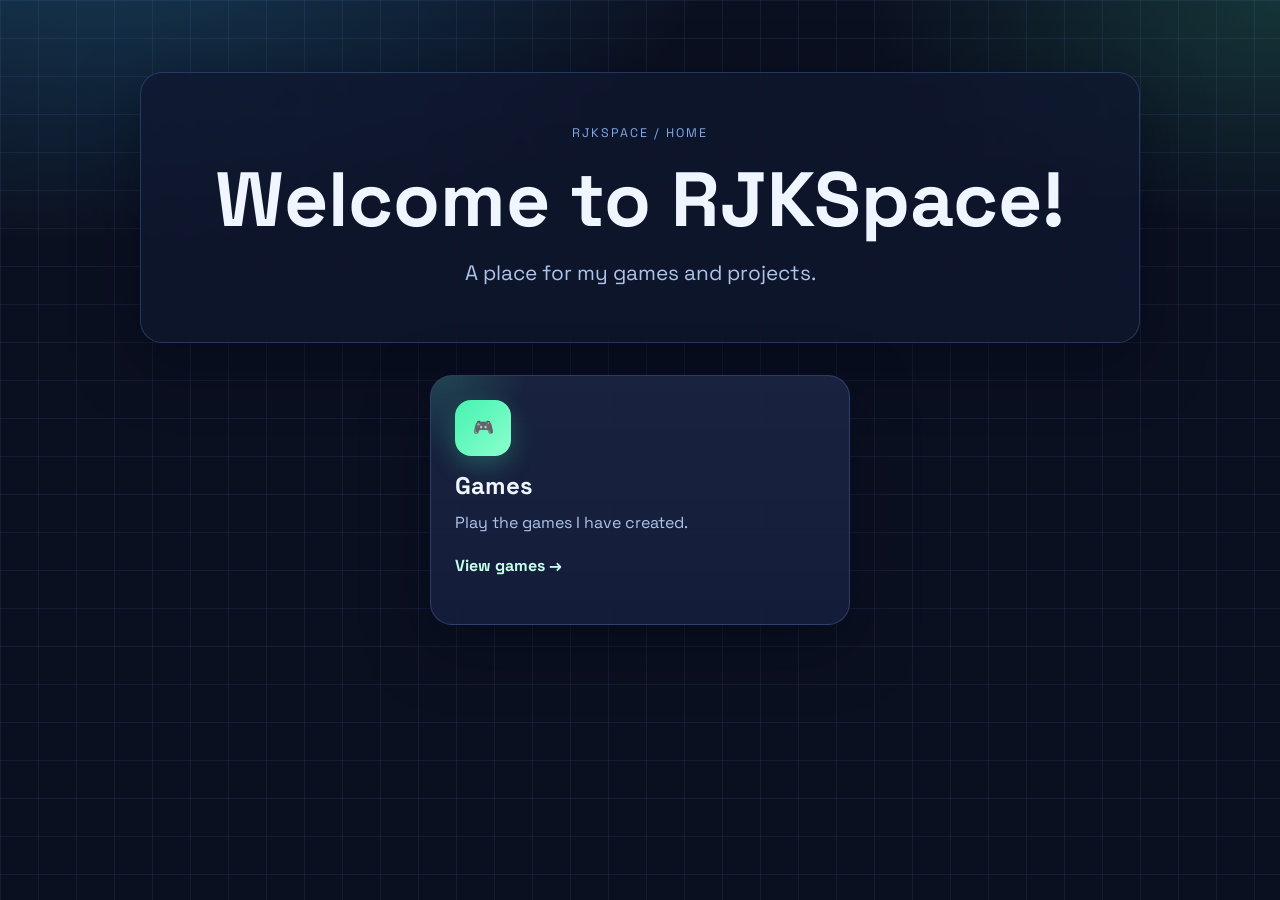
<file: index.html>
<!doctype html>
<html lang="en">
  <head>
    <meta charset="UTF-8" />
    <meta name="viewport" content="width=device-width, initial-scale=1.0" />
    <title>RJKSpace</title>
    <meta
      name="description"
      content="Welcome to RJKSpace. Explore games and projects."
    />

    <link rel="preconnect" href="https://fonts.googleapis.com" />
    <link rel="preconnect" href="https://fonts.gstatic.com" crossorigin />
    <link
      href="https://fonts.googleapis.com/css2?family=Space+Grotesk:wght@400;500;700&display=swap"
      rel="stylesheet"
    />

    <link rel="stylesheet" href="assets/css/styles.css" />

    <script
      async
      src="https://pagead2.googlesyndication.com/pagead/js/adsbygoogle.js?client=ca-pub-7775674259685350"
      crossorigin="anonymous"
    ></script>
  </head>

  <body>
    <main class="homepage">
      <section class="hero">
        <p class="eyebrow">RJKSPACE / HOME</p>
        <h1>Welcome to RJKSpace!</h1>
        <p class="hero-subtitle">
          A place for my games and projects.
        </p>
      </section>

      <section class="projects">
        <div class="center-one-card">
          <a class="project-card" href="games.html">
            <div class="project-icon">🎮</div>
            <h2>Games</h2>
            <p>Play the games I have created.</p>
            <span class="project-link">View games →</span>
          </a>
        </div>
      </section>
    </main>
  </body>
</html>
</file>
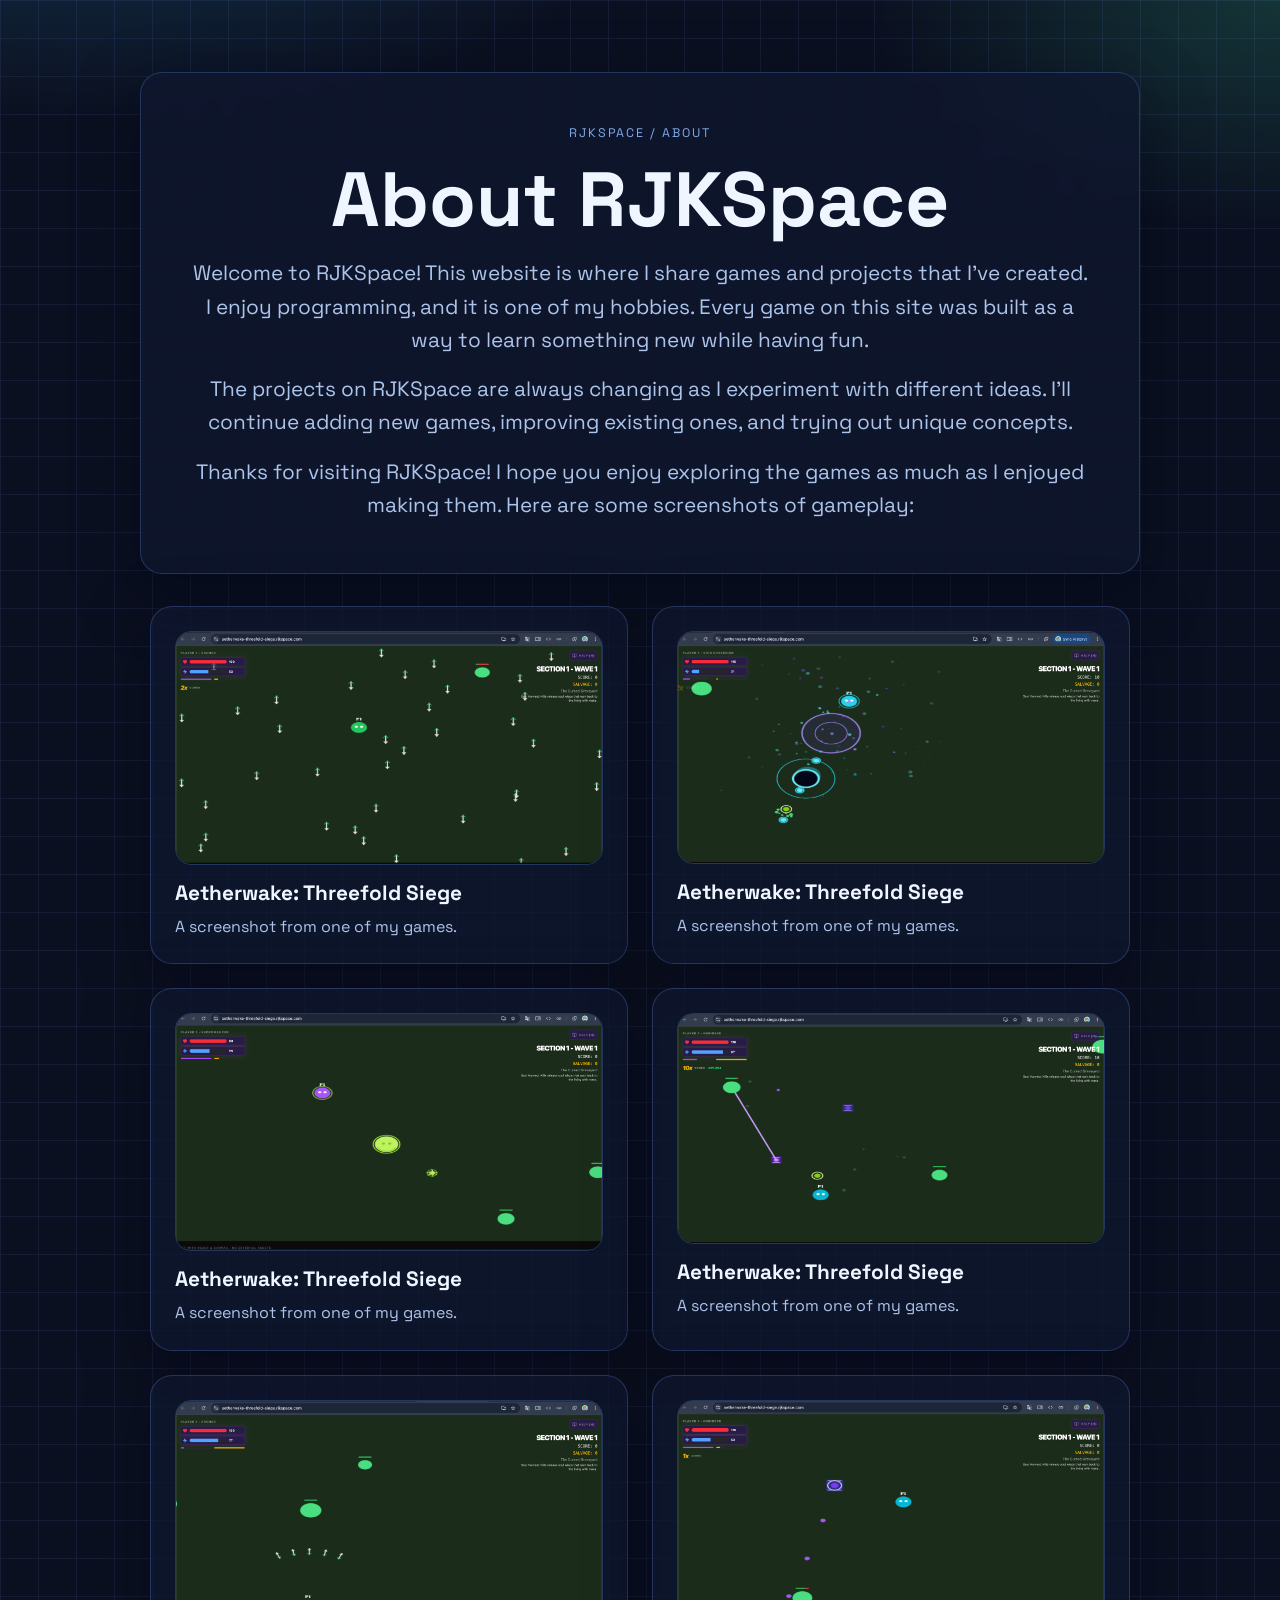
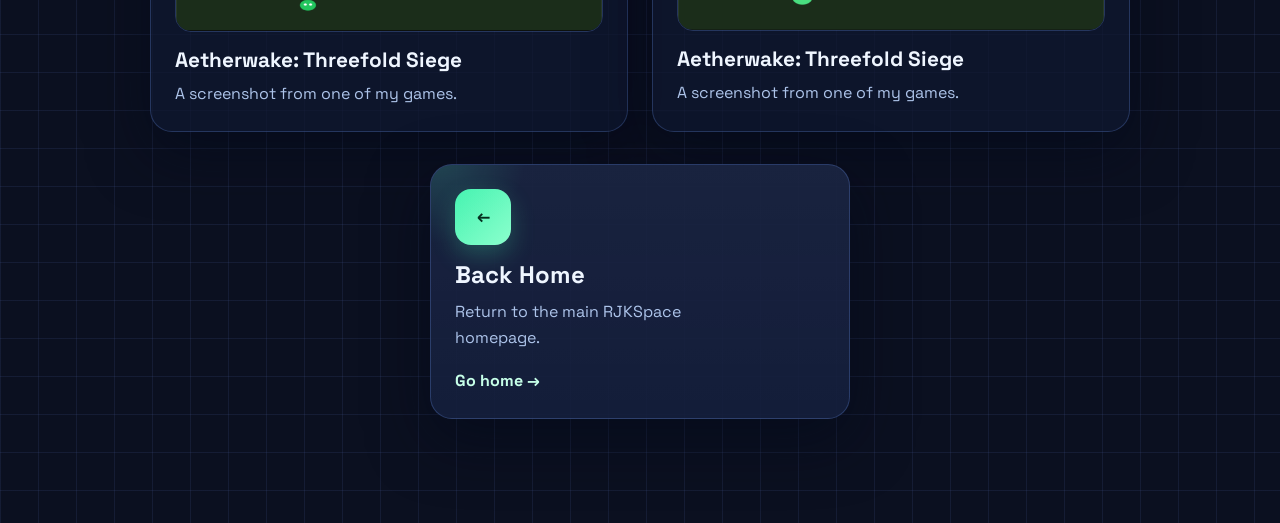
<file: about.html>
<!doctype html>
<html lang="en">
  <head>
    <meta charset="UTF-8" />
    <meta name="viewport" content="width=device-width, initial-scale=1.0" />
    <title>About | RJKSpace</title>
    <meta name="description" content="About RJKSpace." />

    <link rel="preconnect" href="https://fonts.googleapis.com" />
    <link rel="preconnect" href="https://fonts.gstatic.com" crossorigin />
    <link
      href="https://fonts.googleapis.com/css2?family=Space+Grotesk:wght@400;500;700&display=swap"
      rel="stylesheet"
    />

    <link rel="stylesheet" href="/assets/css/styles.css" />
  </head>

  <body>
    <main class="homepage">
      <section class="hero">
        <p class="eyebrow">RJKSPACE / ABOUT</p>
        <h1>About RJKSpace</h1>

        <p class="hero-subtitle">
          Welcome to RJKSpace! This website is where I share games and projects
          that I've created. I enjoy programming, and it is one of my hobbies.
          Every game on this site was built as a way to learn something new
          while having fun.
        </p>

        <p class="hero-subtitle">
          The projects on RJKSpace are always changing as I experiment with
          different ideas. I'll continue adding new games, improving existing
          ones, and trying out unique concepts.
        </p>

        <p class="hero-subtitle">
          Thanks for visiting RJKSpace! I hope you enjoy exploring the games as
          much as I enjoyed making them. Here are some screenshots of gameplay:
        </p>
      </section>

      <section class="projects">
        <div class="screenshot-grid">
          <div class="screenshot-card">
            <img
              src="/1.png"
              alt="Screenshot 1 of Aetherwake: Threefold Siege gameplay"
            />
            <h2>Aetherwake: Threefold Siege</h2>
            <p>A screenshot from one of my games.</p>
          </div>

          <div class="screenshot-card">
            <img
              src="/2.png"
              alt="Screenshot 2 of Aetherwake: Threefold Siege gameplay"
            />
            <h2>Aetherwake: Threefold Siege</h2>
            <p>A screenshot from one of my games.</p>
          </div>

          <div class="screenshot-card">
            <img
              src="/3.png"
              alt="Screenshot 3 of Aetherwake: Threefold Siege gameplay"
            />
            <h2>Aetherwake: Threefold Siege</h2>
            <p>A screenshot from one of my games.</p>
          </div>

          <div class="screenshot-card">
            <img
              src="/4.png"
              alt="Screenshot 4 of Aetherwake: Threefold Siege gameplay"
            />
            <h2>Aetherwake: Threefold Siege</h2>
            <p>A screenshot from one of my games.</p>
          </div>

          <div class="screenshot-card">
            <img
              src="/5.png"
              alt="Screenshot 5 of Aetherwake: Threefold Siege gameplay"
            />
            <h2>Aetherwake: Threefold Siege</h2>
            <p>A screenshot from one of my games.</p>
          </div>

          <div class="screenshot-card">
            <img
              src="/6.png"
              alt="Screenshot 6 of Aetherwake: Threefold Siege gameplay"
            />
            <h2>Aetherwake: Threefold Siege</h2>
            <p>A screenshot from one of my games.</p>
          </div>
        </div>
      </section>

      <section class="projects">
        <div class="center-one-card">
          <a class="project-card" href="/">
            <div class="project-icon">←</div>
            <h2>Back Home</h2>
            <p>Return to the main RJKSpace homepage.</p>
            <span class="project-link">Go home →</span>
          </a>
        </div>
      </section>
    </main>
  </body>
</html>
</file>
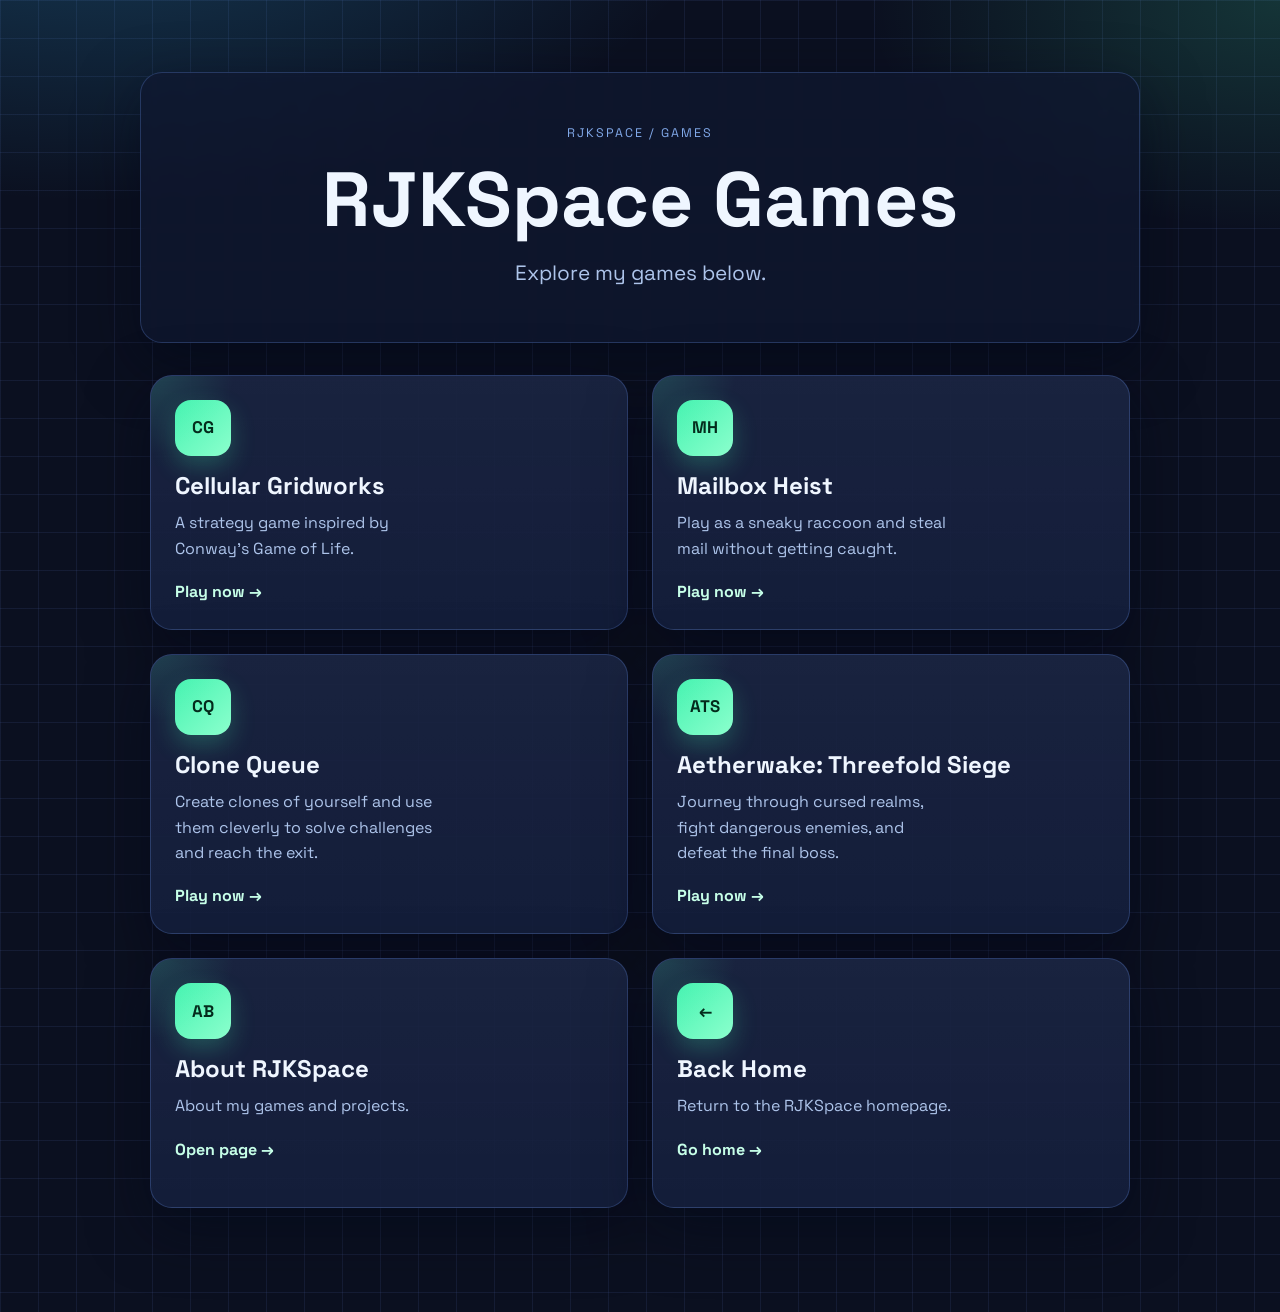
<file: games.html>
<!doctype html>
<html lang="en">
  <head>
    <meta charset="UTF-8" />
    <meta name="viewport" content="width=device-width, initial-scale=1.0" />
    <title>Games | RJKSpace</title>
    <meta
      name="description"
      content="Explore games made by RJKSpace."
    />
    <link rel="preconnect" href="https://fonts.googleapis.com" />
    <link rel="preconnect" href="https://fonts.gstatic.com" crossorigin />
    <link
      href="https://fonts.googleapis.com/css2?family=Space+Grotesk:wght@400;500;700&display=swap"
      rel="stylesheet"
    />
    <link rel="stylesheet" href="assets/css/styles.css" />
    <script
      async
      src="https://pagead2.googlesyndication.com/pagead/js/adsbygoogle.js?client=ca-pub-7775674259685350"
      crossorigin="anonymous"
    ></script>
  </head>

  <body>
    <main class="homepage">
      <section class="hero">
        <p class="eyebrow">RJKSPACE / GAMES</p>
        <h1>RJKSpace Games</h1>
        <p class="hero-subtitle">Explore my games below.</p>
      </section>

      <section class="projects">
        <div class="project-grid">
          <a
            class="project-card"
            href="https://cellular-gridworks.rjkspace.com"
            target="_blank"
            rel="noopener noreferrer"
          >
            <div class="project-icon">CG</div>
            <h2>Cellular Gridworks</h2>
            <p>A strategy game inspired by Conway's Game of Life.</p>
            <span class="project-link">Play now →</span>
          </a>

          <a
            class="project-card"
            href="https://mailbox-heist.rjkspace.com"
            target="_blank"
            rel="noopener noreferrer"
          >
            <div class="project-icon">MH</div>
            <h2>Mailbox Heist</h2>
            <p>Play as a sneaky raccoon and steal mail without getting caught.</p>
            <span class="project-link">Play now →</span>
          </a>

          <a
            class="project-card"
            href="https://clone-queue.rjkspace.com"
            target="_blank"
            rel="noopener noreferrer"
          >
            <div class="project-icon">CQ</div>
            <h2>Clone Queue</h2>
            <p>Create clones of yourself and use them cleverly to solve challenges and reach the exit.</p>
            <span class="project-link">Play now →</span>
          </a>

          <a
            class="project-card"
            href="https://aetherwake-threefold-siege.rjkspace.com"
            target="_blank"
            rel="noopener noreferrer"
          >
            <div class="project-icon">ATS</div>
            <h2>Aetherwake: Threefold Siege</h2>
            <p>Journey through cursed realms, fight dangerous enemies, and defeat the final boss.</p>
            <span class="project-link">Play now →</span>
          </a>

          <a class="project-card" href="about.html">
            <div class="project-icon">AB</div>
            <h2>About RJKSpace</h2>
            <p>About my games and projects.</p>
            <span class="project-link">Open page →</span>
          </a>

          <a class="project-card" href="/">
            <div class="project-icon">←</div>
            <h2>Back Home</h2>
            <p>Return to the RJKSpace homepage.</p>
            <span class="project-link">Go home →</span>
          </a>
        </div>
      </section>
    </main>
  </body>
</html>
</file>
<file: assets/css/styles.css>
:root {
  --bg: #0b1020;
  --panel: rgba(15, 24, 48, 0.74);
  --panel-strong: rgba(18, 28, 58, 0.92);
  --line: rgba(113, 161, 255, 0.24);
  --text: #eff6ff;
  --muted: #adc4ea;
  --accent: #47f3b1;
  --accent-deep: #20ce8f;
  --glow: rgba(71, 243, 177, 0.24);
  --radius: 22px;
  --shadow: 0 20px 60px rgba(2, 8, 23, 0.5);
}

*,
*::before,
*::after {
  box-sizing: border-box;
}

html,
body {
  margin: 0;
  padding: 0;
}

body {
  font-family: "Space Grotesk", "Segoe UI", sans-serif;
  color: var(--text);
  min-height: 100vh;
  line-height: 1.6;
  background-color: var(--bg);
  background-image:
    radial-gradient(1200px 640px at 8% -10%, rgba(56, 189, 248, 0.26), transparent 52%),
    radial-gradient(900px 500px at 100% 0%, rgba(71, 243, 177, 0.16), transparent 46%),
    linear-gradient(rgba(85, 112, 189, 0.13) 1px, transparent 1px),
    linear-gradient(90deg, rgba(85, 112, 189, 0.13) 1px, transparent 1px);
  background-size: auto, auto, 38px 38px, 38px 38px;
}

.homepage {
  max-width: 1040px;
  margin: 0 auto;
  padding: 72px 20px;
}

.hero {
  text-align: center;
  border-radius: var(--radius);
  border: 1px solid var(--line);
  background: var(--panel);
  backdrop-filter: blur(6px);
  box-shadow: var(--shadow);
  padding: clamp(2rem, 4vw, 4rem);
  margin-bottom: 2rem;
  animation: fadeUp 500ms ease both;
}

.eyebrow {
  margin: 0 0 0.8rem;
  color: #80a8e8;
  letter-spacing: 0.16em;
  text-transform: uppercase;
  font-size: 0.78rem;
}

.hero h1 {
  margin: 0;
  line-height: 1.1;
  font-size: clamp(2.6rem, 6vw, 5rem);
}

.hero-subtitle {
  margin: 1rem 0 0;
  color: var(--muted);
  font-size: clamp(1.05rem, 2vw, 1.3rem);
}

.projects {
  animation: fadeUp 650ms ease both;
  margin-bottom: 2rem;
}

.project-grid {
  display: grid;
  grid-template-columns: repeat(2, minmax(320px, 1fr));
  gap: 1.5rem;
  max-width: 980px;
  margin: 0 auto;
}

.project-card {
  position: relative;
  display: block;
  text-decoration: none;
  color: var(--text);
  border-radius: var(--radius);
  border: 1px solid var(--line);
  background:
    linear-gradient(180deg, rgba(255, 255, 255, 0.04), rgba(255, 255, 255, 0.01)),
    var(--panel-strong);
  box-shadow: var(--shadow);
  padding: 1.5rem;
  min-height: 250px;
  overflow: hidden;
  transition:
    transform 0.22s ease,
    border-color 0.22s ease,
    box-shadow 0.22s ease,
    background 0.22s ease;
}

.project-card::before {
  content: "";
  position: absolute;
  inset: -40% auto auto -20%;
  width: 180px;
  height: 180px;
  background: radial-gradient(circle, rgba(71, 243, 177, 0.18), transparent 70%);
  pointer-events: none;
}

.project-card:hover {
  transform: translateY(-8px) scale(1.015);
  border-color: rgba(71, 243, 177, 0.55);
  box-shadow:
    0 28px 70px rgba(2, 8, 23, 0.72),
    0 0 0 1px rgba(71, 243, 177, 0.18);
}

.project-icon {
  width: 56px;
  height: 56px;
  display: grid;
  place-items: center;
  margin-bottom: 1rem;
  border-radius: 16px;
  background: linear-gradient(135deg, var(--accent), #8bffcd);
  color: #032a1b;
  font-weight: 700;
  font-size: 1.05rem;
  box-shadow: 0 10px 24px var(--glow);
}

.project-card h2 {
  margin: 0 0 0.6rem;
  font-size: 1.5rem;
  line-height: 1.2;
}

.project-card p {
  margin: 0;
  color: var(--muted);
  font-size: 1rem;
  max-width: 28ch;
}

.project-link {
  display: inline-block;
  margin-top: 1.1rem;
  color: #c6ffe8;
  font-weight: 700;
}

.center-one-card {
  display: flex;
  justify-content: center;
}

.center-one-card .project-card {
  width: 100%;
  max-width: 420px;
}

.screenshot-grid {
  display: grid;
  grid-template-columns: repeat(2, minmax(280px, 1fr));
  gap: 1.5rem;
  max-width: 980px;
  margin: 0 auto;
}

.screenshot-card {
  padding: 1.5rem;
  border-radius: var(--radius);
  border: 1px solid var(--line);
  background: var(--panel);
  box-shadow: var(--shadow);
}

.screenshot-card img {
  width: 100%;
  display: block;
  border-radius: 16px;
  border: 1px solid var(--line);
  margin-bottom: 1rem;
}

.screenshot-card h2 {
  margin: 0 0 0.5rem;
  font-size: 1.3rem;
  line-height: 1.2;
}

.screenshot-card p {
  margin: 0;
  color: var(--muted);
}

a:focus-visible {
  outline: 3px solid #9ef7d2;
  outline-offset: 3px;
}

@keyframes fadeUp {
  from {
    opacity: 0;
    transform: translateY(8px);
  }

  to {
    opacity: 1;
    transform: translateY(0);
  }
}

@media (max-width: 767px) {
  .project-grid,
  .screenshot-grid {
    grid-template-columns: 1fr;
  }

  .homepage {
    padding: 48px 16px;
  }

  .hero h1 {
    font-size: clamp(2.2rem, 12vw, 3.5rem);
  }
}
</file>
